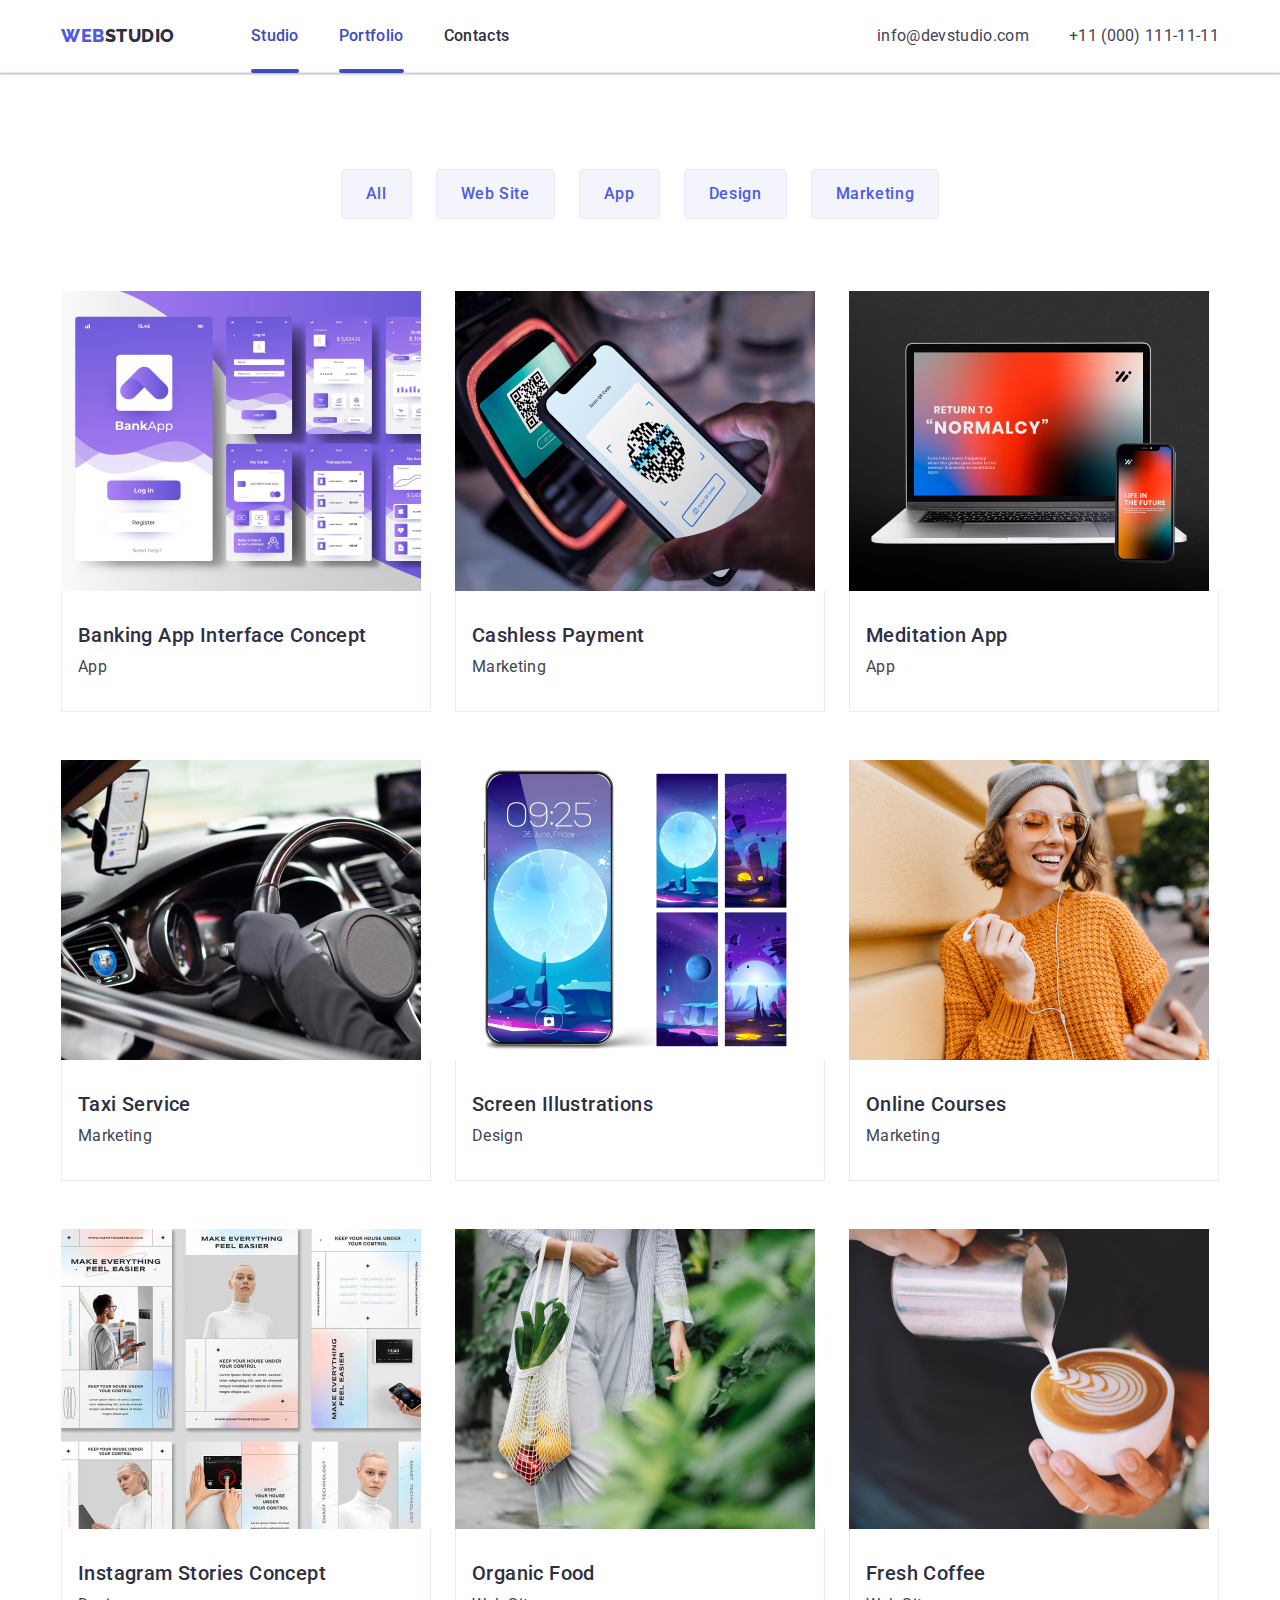
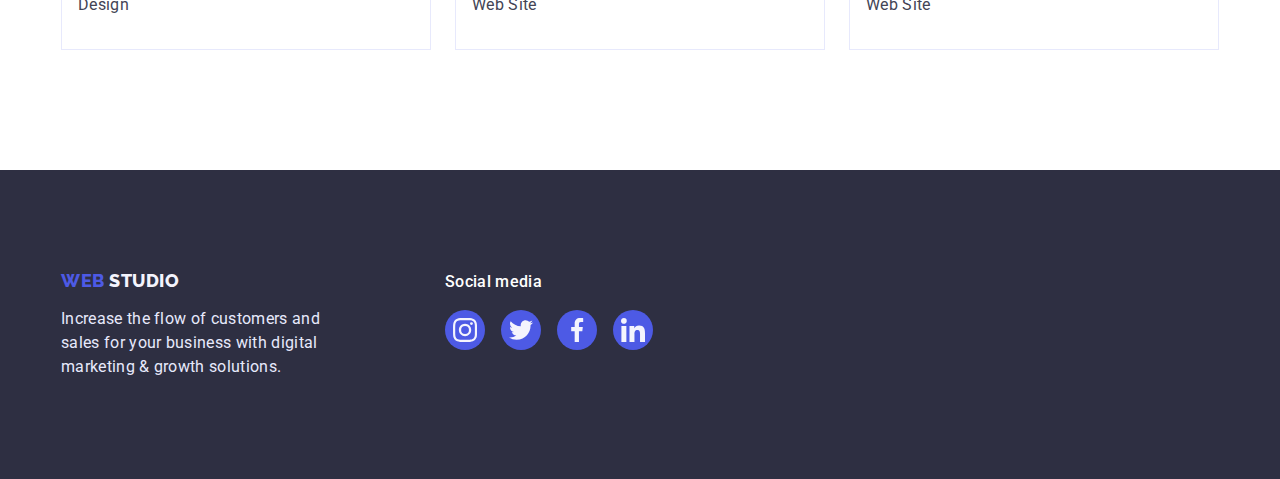
<file: portfolio.html>
<!DOCTYPE html>
<html lang="en">
  <head>
    <meta charset="UTF-8" />
    <meta http-equiv="X-UA-Compatible" content="IE=edge" />
    <meta name="viewport" content="width=device-width, initial-scale=1.0" />
    <title>Document</title>
    <link
      rel="stylesheet"
      href="https://cdnjs.cloudflare.com/ajax/libs/modern-normalize/1.1.0/modern-normalize.min.css"
      integrity="sha512-wpPYUAdjBVSE4KJnH1VR1HeZfpl1ub8YT/NKx4PuQ5NmX2tKuGu6U/JRp5y+Y8XG2tV+wKQpNHVUX03MfMFn9Q=="
      crossorigin="anonymous"
      referrerpolicy="no-referrer"
    />
    <link rel="preconnect" href="https://fonts.googleapis.com" />
    <link rel="preconnect" href="https://fonts.gstatic.com" crossorigin />
    <link
      href="https://fonts.googleapis.com/css2?family=Montserrat:ital,wght@1,300;1,600&family=Raleway:wght@800&family=Roboto:wght@400;500;700;900&display=swap"
      rel="stylesheet"
    />

    <link rel="stylesheet" href="./css/style.css" />
  </head>
  <body class="Page">
    <!-- Header -->

    <header class="page-header">
      <div class="header-container container">
        <nav class="header-navigation">
          <!--Header-LOGOTYPE -->

          <a class="web link box" href="./index.html">
            Web<span class="studio">Studio</span>
          </a>

          <ul class="header list header-list">
            <li class="header-item">
              <a class="header link header-line" href="./index.html">Studio</a>
            </li>
            <li class="header-item">
              <a class="header link header-line" href="./portfolio.html"
                >Portfolio</a
              >
            </li>
            <li class="header-item">
              <a class="header link" href="#">Contacts</a>
            </li>
          </ul>
        </nav>

        <!-- ADRESS -->

        <address class="header-adress">
          <ul class="adress list adress-list">
            <li class="adress-item">
              <a href="mailto:info@devstudio.com" class="adress link"
                >info@devstudio.com</a
              >
            </li>
            <li class="adress-item">
              <a href="tel:+110001111111" class="adress link"
                >+11 (000) 111-11-11</a
              >
            </li>
          </ul>
        </address>
      </div>
    </header>

    <main>
      <!-- Filters -->

      <section class="project">
        <div class="container-filter container">
          <h1 hidden class="main-title">Our project's</h1>

          <ul class="list filter-set">
            <li class="filter-li">
              <button class="button secondary filter-button" type="button">
                All
              </button>
            </li>
            <li class="filter-li">
              <button class="button secondary filter-button" type="button">
                Web Site
              </button>
            </li>
            <li class="filter-li">
              <button class="button secondary filter-button" type="button">
                App
              </button>
            </li>
            <li class="filter-li">
              <button class="button secondary filter-button" type="button">
                Design
              </button>
            </li>
            <li class="filter-li">
              <button class="button secondary filter-button" type="button">
                Marketing
              </button>
            </li>
          </ul>

          <!-- our project's -->

          <ul class="project-list card-set">
            <li class="item card-item">
              <a class="link project-link" href="">
                <div class="project-thumb">
                  <img src="./images/img-8.jpg" alt="Bank app" />
                    <p class="project-action-content overlay">
                      14 Stylish and User-Friendly App Design Concepts · Task
                      Manager App · Calorie Tracker App · Exotic Fruit Ecommerce
                      App · Cloud Storage App
                    </p>
                
                </div>

                <div class="card-info">
                  <h2 class="project-title">Banking App Interface Concept</h2>
                  <p class="project-text">App</p>
                </div></a
              >
            </li>
            <li class="item card-item">
              <a class="link project-link" href="">
                <div class="project-thumb">
                  <img src="./images/img-7.jpg" alt="Bank app" />
                  
                    <p class="project-action-content overlay">
                      14 Stylish and User-Friendly App Design Concepts · Task
                      Manager App · Calorie Tracker App · Exotic Fruit Ecommerce
                      App · Cloud Storage App
                    </p>
                  
                </div>

                <div class="card-info">
                  <h2 class="project-title">Cashless Payment</h2>
                  <p class="project-text">Marketing</p>
                </div></a
              >
            </li>
            <li class="item card-item">
              <a class="link project-link" href="">
                <div class="project-thumb">
                  <img src="./images/img-6.jpg" alt="Bank app" />
                  
                    <p class="project-action-content overlay">
                      14 Stylish and User-Friendly App Design Concepts · Task
                      Manager App · Calorie Tracker App · Exotic Fruit Ecommerce
                      App · Cloud Storage App
                    </p>
                  
                </div>

                <div class="card-info">
                  <h2 class="project-title">Meditation App</h2>
                  <p class="project-text">App</p>
                </div></a
              >
            </li>

            <li class="item card-item">
              <a class="link project-link" href="">
                <div class="project-thumb">
                  <img src="./images/img-5.jpg" alt="Bank app" />
                  
                    <p class="project-action-content overlay">
                      14 Stylish and User-Friendly App Design Concepts · Task
                      Manager App · Calorie Tracker App · Exotic Fruit Ecommerce
                      App · Cloud Storage App
                    </p>
                  
                </div>

                <div class="card-info">
                  <h2 class="project-title">Taxi Service</h2>
                  <p class="project-text">Marketing</p>
                </div></a
              >
            </li>
            <li class="item card-item">
              <a class="link project-link" href="">
                <div class="project-thumb">
                  <img src="./images/img-4.jpg" alt="Bank app" />
                  
                    <p class="project-action-content overlay">
                      14 Stylish and User-Friendly App Design Concepts · Task
                      Manager App · Calorie Tracker App · Exotic Fruit Ecommerce
                      App · Cloud Storage App
                    </p>
                  
                </div>

                <div class="card-info">
                  <h2 class="project-title">Screen Illustrations</h2>
                  <p class="project-text">Design</p>
                </div></a
              >
            </li>
            <li class="item card-item">
              <a class="link project-link" href="">
                <div class="project-thumb">
                  <img src="./images/img-3.jpg" alt="Bank app" />
                  
                    <p class="project-action-content overlay">
                      14 Stylish and User-Friendly App Design Concepts · Task
                      Manager App · Calorie Tracker App · Exotic Fruit Ecommerce
                      App · Cloud Storage App
                    </p>
                  
                </div>

                <div class="card-info">
                  <h2 class="project-title">Online Courses</h2>
                  <p class="project-text">Marketing</p>
                </div></a
              >
            </li>

            <li class="item card-item">
              <a class="link project-link" href="">
                <div class="project-thumb">
                  <img src="./images/img-2.jpg" alt="Bank app" />
                  
                    <p class="project-action-content overlay">
                      14 Stylish and User-Friendly App Design Concepts · Task Manager App · Calorie Tracker App · Exotic Fruit Ecommerce App · Cloud Storage App
                    </p>
                  
                </div>

                <div class="card-info">
                  <h2 class="project-title">Instagram Stories Concept</h2>
                  <p class="project-text">Design</p>
                </div></a
              >
            </li>
            <li class="item card-item">
              <a class="link project-link" href="">
                <div class="project-thumb">
                  <img src="./images/img-1.jpg" alt="Bank app" />
                  
                    <p class="project-action-content overlay">
                      14 Stylish and User-Friendly App Design Concepts · Task
                      Manager App · Calorie Tracker App · Exotic Fruit Ecommerce
                      App · Cloud Storage App
                    </p>
                  
                </div>

                <div class="card-info">
                  <h2 class="project-title">Organic Food</h2>
                  <p class="project-text">Web Site</p>
                </div></a
              >
            </li>

            <li class="item card-item">
              <a class="link project-link" href="">
                <div class="project-thumb">
                  <img src="./images/img.jpg" alt="Bank app" />
                  
                    <p class="project-action-content overlay">
                      14 Stylish and User-Friendly App Design Concepts · Task
                      Manager App · Calorie Tracker App · Exotic Fruit Ecommerce
                      App · Cloud Storage App
                    </p>
                  
                </div>

                <div class="card-info">
                  <h2 class="project-title">Fresh Coffee</h2>
                  <p class="project-text">Web Site</p>
                </div></a
              >
            </li>
          </ul>
        </div>
      </section>
    </main>

    <!-- FOOTER -->

    <footer class="footer">
      <div class="container footer-container">
        <div class="footer-left-half">
          <a class="web link" href="./index.html"
            >Web
            <span class="studio-footer">Studio</span>
          </a>
          <p class="footer-text">
            Increase the flow of customers and sales for your business with
            digital marketing & growth solutions.
          </p>
        </div>
        <div class="footer-right-half">
          <p class="footer-social-text">Social media</p>
          <ul class="footer-social-list">
            <li class="footer-social-item">
              <a class="footer-social-link" href="">
                <svg class="footer-social-icon" width="24" height="24">
                  <use href="./images/icons-social.svg#icon-instagram"></use>
                </svg>
              </a>
            </li>
            <li class="footer-social-item">
              <a class="footer-social-link" href="">
                <svg class="footer-social-icon" width="24" height="24">
                  <use href="./images/icons-social.svg#icon-twitter"></use>
                </svg>
              </a>
            </li>
            <li class="footer-social-item">
              <a class="footer-social-link" href="">
                <svg class="footer-social-icon" width="24" height="24">
                  <use href="./images/icons-social.svg#icon-facebook"></use>
                </svg>
              </a>
            </li>
            <li class="footer-social-item">
              <a class="footer-social-link" href="">
                <svg class="footer-social-icon" width="24" height="24">
                  <use href="./images/icons-social.svg#icon-linkedin"></use>
                </svg>
              </a>
            </li>
          </ul>
        </div>
      </div>
    </footer>
  </body>
</html>
</file>
<file: css/style.css>
* {
  margin: 0;
}
body {
  /* цвет основного текста #2E2F42 */

  /* цвет вторичного текста (+адрес) #434455 */
  color: var(--primary-text-color);
  /* цвет футера+Н1 #F4F4FD */
  /* акцент   #404BBF */
  /* цвет  кнопки #E7E9FC */
  /* текст на кнопке #4D5AE5*/

  /* position: relative;
  padding-right: 156px;
  padding-left: 156px;
  width: 1440px;
  height: 2592px;*/
  transition-duration: 250ms;
  transition-timing-function: cubic-bezier(0.4, 0, 0.2, 1);
  /* Основной ШРИФТ */
  font-family: "Roboto", sans-serif;

  background: var(--secondry-white-color);
}

:root {
  --primary-text-color: #434455;
  --title-text-color: #2e2f42;
  --accent-color: #404bbf;
  --primary-bg-color: #4d5ae5;
  --secondary-bg-color: #e7e9fc;
  --secondry-white-color: #ffffff;
  --background-color: #f4f4fd;
  --anim-transition: 250ms cubic-bezier(0.4, 0, 0.2, 1);
}
img {
  display: block;
}
li {
  list-style: none;
}
/* HEADER */

.header-li {
  list-style: none;
}
/*Header-LOGOTYPE */

.web.link {
  text-decoration: none;
  font-family: "Raleway", sans-serif;
  font-style: normal;
  font-weight: 800;
  font-size: 18px;
  line-height: 1.17;
  display: flex;
  align-items: center;
  letter-spacing: 0.03em;
  text-transform: uppercase;
}
.web.link {
  color: #4d5ae5;
}
.studio {
  color: #2e2f42;
}

/* Header-NAVIGATION */
.web.link {
  text-decoration: none;
}
.header.list {
  list-style: none;
  padding: 0;
  margin: 0;
}

.header.link {
  color: var(--title-text-color);
  font-family: "Roboto";
  font-style: normal;
  font-weight: 500;
  font-size: 16px;
  line-height: 24px;
  letter-spacing: 0.02em;
  text-decoration: none;
  transition-property: color, text-decoration-color;
  transition-duration: 250ms;
  transition-timing-function: cubic-bezier(0.4, 0, 0.2, 1);
}

.header.link:hover,
.header.link:focus {
  color: var(--accent-color);
  text-decoration-color: var(--accent-color);
}

/* Header-ADRESS */
.header-adress {
  font-style: normal;
  line-height: 1.5;
  margin-left: auto;
}

.adress.list {
  list-style: none;
  padding: 0;
}
.adress.link {
  color: var(--primary-text-color);
  text-decoration-line: none;
  letter-spacing: 0.02em;
  transition-property: color;
  transition-duration: 250ms;
  transition-timing-function: cubic-bezier(0.4, 0, 0.2, 1);
}

.adress.link:focus,
.adress.link:hover {
  color: var(--accent-color);
  transition-property: color;
  transition-duration: 250ms;
  transition-timing-function: cubic-bezier(0.4, 0, 0.2, 1);
}

/* HERO */

.hero-title {
  font-family: "Roboto", sans-serif;
  font-style: normal;
  font-weight: 700;
  font-size: 56px;
  text-align: center;
  letter-spacing: 0.02em;
  color: var(--secondry-white-color);
  line-height: 1.07;
}

.button.primary {
  font-family: "Roboto", sans-serif;
  font-style: normal;
  font-weight: 500;
  font-size: 16px;
  line-height: 24px;
  display: inline-flex;
  align-items: center;
  letter-spacing: 0.04em;

  display: flex;
  flex-direction: row;
  align-items: flex-start;
  padding: 16px 32px;
  gap: 10px;
  cursor: pointer;
  transition-property: background-color;
  transition-duration: 250ms;
  transition-timing-function: cubic-bezier(0.4, 0, 0.2, 1);
}

.button.primary:hover,
.button.primary:focus {
  background-color: var(--accent-color);
}

/* Our privilegies */

.privilegies-title {
  font-family: "Roboto";
  font-style: normal;
  font-weight: 700;
  font-size: 36px;
  line-height: 1.2;
  text-align: center;
  letter-spacing: 0.02em;
  text-transform: capitalize;
}

.privilegies-title-li {
  font-family: "Roboto";
  font-style: normal;
  font-weight: 500;
  font-size: 20px;
  line-height: 1.2;
  letter-spacing: 0.02em;
}
.privilegies-text {
  line-height: 1.5;
  letter-spacing: 0.02em;
}
.privilegies-title,
.privilegies-title-li {
  color: var(--title-text-color);
}
.privilegies-list {
  list-style: none;
}

/* what are we doing */

.what-title {
  font-family: "Roboto";
  font-style: normal;
  font-weight: 700;
  font-size: 36px;
  line-height: 1.11;
  text-align: center;
  letter-spacing: 0.02em;
  text-transform: capitalize;
  color: var(--title-text-color);
}
.what-list {
  list-style: none;
}

/* our team */
.our-team {
  background-color: #f4f4fd;
}
.team.list {
  list-style: none;
}

.team-title {
  font-family: "Roboto";
  font-style: normal;
  font-weight: 700;
  font-size: 36px;
  line-height: 1.11;
  text-align: center;
  letter-spacing: 0.02em;
  text-transform: capitalize;
}

.team-title-li {
  font-family: "Roboto";
  font-style: normal;
  font-weight: 500;
  font-size: 20px;
  line-height: 24px;
  text-align: center;
  letter-spacing: 0.02em;
}

.team-li {
  background-color: #ffffff;
}

.team-title,
.team-title-li {
  color: var(--title-text-color);
}
.team-text {
  background-color: var(--secondry-white-color);
}
.team-text {
  line-height: 1.5;
  letter-spacing: 0.02em;
}

.button.primary {
  color: var(--secondry-white-color);
  background-color: var(--primary-bg-color);
}
.button.secondary {
  color: var(--primary-bg-color);
  background-color: var(--secondary-bg-color);
}

/* FOOTER */
.studio-footer {
  color: #f4f4fd;
}

.footer {
  background-color: var(--title-text-color);
}
.footer-text {
  font-family: "Roboto";
  font-style: normal;
  font-weight: 400;
  font-size: 16px;
  line-height: 24px;
  letter-spacing: 0.02em;
  color: var(--secondary-bg-color);
}

/* PORTFOLIO */ /* PORTFOLIO */ /* PORTFOLIO */

/* HEADER>index */

/* Header */
.main-title {
  font-family: "Roboto", sans-serif;
  font-style: normal;
  font-weight: 700;
  font-size: 56px;
  text-align: center;
  letter-spacing: 0.02em;
  color: var(--title-text-color);
}
/* Filter */

.button.secondary {
  font-family: "Roboto", sans-serif;
  font-style: normal;
  font-weight: 500;
  font-size: 16px;
  line-height: 24px;
  display: flex;
  align-items: center;
  text-align: center;
  letter-spacing: 0.04em;
  background-color: #f4f4fd;
  cursor: pointer;
  transition-property: color, border-color, background-color, box-shadow;
  transition-duration: 250ms;
  transition-timing-function: cubic-bezier(0.4, 0, 0.2, 1);
}

.button.secondary:hover,
.button.secondary:focus {
  color: var(--secondry-white-color);
  background-color: var(--accent-color);
}
/* Projects  */

.project-list {
  list-style: none;
}

.project-title {
  font-family: "Roboto", sans-serif;
  font-style: normal;
  font-weight: 500;
  font-size: 20px;
  line-height: 1.2;
  letter-spacing: 0.02em;

  color: var(--title-text-color);
}
.project-text {
  font-size: 16px;
  line-height: 1.5;
  letter-spacing: 0.02em;
  color: var(--primary-text-color);
}

.project-li,
.filter-li {
  list-style: none;
}

.project-link {
  text-decoration: none;
}

/* BLOCKS Project's*/ /* BLOCKS Project's*/ /* BLOCKS Project's*/

/* INDEX+PORTFOLIO */ /* INDEX+PORTFOLIO */

/* HEADER */

ul,
h1,
h2,
h3,
h4,
h5,
h6,
p {
  margin: 0;
  padding: 0;
}

.web.link {
  display: inline-block;
}
.page-header {
  border-bottom: 1px solid #e7e9fc;
}
.header-container {
  display: flex;
}
.container {
  width: 1158px;
  margin: 0 auto;
  padding: 0 15px;
}
.header-navigation {
  display: flex;
  align-items: center;
}
.web.link.box {
  margin-right: 76px;
}
.header-list {
  display: flex;
  gap: 40px;
}
.header-item {
  padding: 0;
}
.header.link {
  padding: 24px 0;
}
.adress-list {
  gap: 40px;
  display: flex;
}

.adress-item {
  padding: 24px 0;
}

/* INDEX */ /* INDEX */

/* HERO */

.hero {
  padding: 188px 0;
}
.hero-title {
  max-width: 496px;
  margin: 0 auto 48px;
}
.button.primary {
  display: block;
  min-width: 169px;
  height: 56px;
  border: none;
  border-radius: 4px;
  margin: auto;
}
/* Our privilegies */

.privilegies {
  padding: 120px 0;
}
.list-privilegies {
  display: flex;
  gap: 24px;
}
.privilegies-list {
  width: calc((100% - 72px) / 4);
}
.privilegies-title-li {
  margin-bottom: 8px;
}

/* WHAT  */
.what {
  padding-bottom: 120px;
}
.what-title {
  margin-bottom: 72px;
}
.what-list {
  display: flex;
  gap: 24px;
}
.what-li {
  flex-basis: calc((100% - 3 * 16px) / 3);
}

/* OUR-TEAM */

.our-team {
  padding: 120px 0;
}
.team-title {
  margin-bottom: 72px;
}
.team.list {
  display: flex;
  gap: 24px;
}
.team-li {
  flex-basis: calc((100% - 3 * 24px) / 4);
  border-radius: 0px 0px 4px 4px;
}
.person-container {
  padding: 32px 16px;
}
.team-title-li {
  text-align: center;
  margin-bottom: 8px;
}
.team-text {
  text-align: center;
  margin-bottom: 8px;
}
/* FOOTER */
.footer {
  padding: 100px 0;
}

.footer-text {
  max-width: 264px;
  margin-top: 16px;
}

/* Project's FILTER LIST */

.project {
  padding: 96px 0 120px;
}

.filter-set {
  outline: orange;
  display: flex;
  justify-content: center;
  gap: 24px;
  margin-bottom: 72px;
}
.filter-button {
  padding: 12px 24px;
  border: 1px solid #e7e9fc;
  border-radius: 4px;
}
.filter-button:hover,
.filter-button:focus {
  border: 1px solid transparent;
  box-shadow: 0px 3px 1px rgba(0, 0, 0, 0.1), 0px 2px 1px rgba(0, 0, 0, 0.08),
    0px 2px 2px rgba(0, 0, 0, 0.12);
  transition-property: border, box-shadow;
  transition-duration: 250ms;
  transition-timing-function: cubic-bezier(0.4, 0, 0.2, 1);
}
.card-set {
  outline: tomato;
  display: flex;
  flex-wrap: wrap;
  column-gap: 24px;
  row-gap: 48px;
}
.card-item {
  width: calc((100% - 48px) / 3);
}
.card-info {
  padding: 32px 16px;
  border: 1px solid #e7e9fc;
  border-top: none;
}
.project-title {
  margin-bottom: 8px;
}

/* IMAGE-DECORATION */ /* IMAGE-DECORATION */ /* IMAGE-DECORATION */ /* IMAGE-DECORATION */

/* HEADER */

.page-header {
  box-shadow: 0px 2px 1px rgba(46, 47, 66, 0.08),
    0px 1px 1px rgba(46, 47, 66, 0.16), 0px 1px 6px rgba(46, 47, 66, 0.08);
}

/* HERO */
.hero {
  background-color: var(--primary-text-color);
  max-width: 1440px;
  margin-left: auto;
  margin-right: auto;
  background-image: linear-gradient(
      rgba(46, 47, 66, 0.7),
      rgba(46, 47, 66, 0.7)
    ),
    url(../images/people-office.jpg);
  background-repeat: no-repeat;
  background-position: center;
  background-size: cover;
}
/* Priviligies */
.icon-container {
  display: flex;
  align-items: center;
  justify-content: center;
  height: 112px;
  background-color: var(--background-color);
  border-radius: 4px;
  margin-bottom: 8px;
}

/* Our team */

.team-li {
  box-shadow: 0px 1px 6px rgba(46, 47, 66, 0.08),
    0px 1px 1px rgba(46, 47, 66, 0.16), 0px 2px 1px rgba(46, 47, 66, 0.08);
}
.person-container {
  padding: 32px 0;
}
.social-list {
  display: flex;
  justify-content: center;
  gap: 24px;
}
.social-item {
  width: 40px;
  height: 40px;
}
.social-link {
  width: 100%;
  height: 100%;
  background-color: var(--primary-bg-color);
  border-radius: 50%;
  display: flex;
  align-items: center;
  justify-content: center;
  transition-property: background-color;
  transition-duration: 250ms;
  transition-timing-function: cubic-bezier(0.4, 0, 0.2, 1);
}
.social-link:hover,
.social-link:focus {
  background-color: var(--accent-color);
}

.social-icon {
  fill: var(--background-color);
}

/* clients */
.clients {
  padding-top: 120px;
  padding-bottom: 120px;
}

.clients-container {
  width: 1128px;
  margin-left: auto;
  margin-right: auto;
}
.clients-title {
  font-family: "Roboto";
  font-style: normal;
  font-weight: 700;
  font-size: 36px;
  line-height: 1.1;
  text-align: center;
  letter-spacing: 0.02em;
  text-transform: capitalize;
  color: var(--title-text-color);
  margin-bottom: 72px;
}
.clients-list {
  display: flex;
  gap: 24px;
}
.clients-item {
  width: calc((100% - 120px) / 6);
  height: 88px;
}
.clients-link {
  display: block;
  display: flex;
  justify-content: center;
  align-items: center;
  width: 100%;
  height: 100%;
  border: 1px solid #8e8f99;
  color: #8e8f99;
  border-radius: 4px;

  transition: border-color var(--anim-transition), color var(--anim-transition);
}

.clients-link:hover {
  border-color: var(--accent-color);
  color: var(--accent-color);
}
.clients-link:focus {
  border-color: var(--accent-color);
  color: var(--accent-color);
}
.icon-clients {
  fill: currentColor;
}

/* FOOTER */

.footer-container {
  display: flex;
  align-items: baseline;
}
.footer-left-half {
  margin-right: 120px;
}
/* .footer-right-half */
.footer-social-text {
  font-weight: 500;
  font-size: 16px;
  line-height: 1.5;
  letter-spacing: 0.02em;
  color: var(--secondry-white-color);
  margin-bottom: 16px;
}
.footer-social-list {
  display: flex;
  gap: 16px;
}
.footer-social-item {
  width: 40px;
  height: 40px;
}
.footer-social-link {
  width: 100%;
  height: 100%;
  background-color: var(--primary-bg-color);
  border-radius: 50%;
  display: flex;
  align-items: center;
  justify-content: center;
  transition-property: background-color;
  transition-duration: 250ms;
  transition-timing-function: cubic-bezier(0.4, 0, 0.2, 1);
}

.footer-social-link:hover,
.footer-social-link:focus {
  background-color: #31d0aa;
}

.footer-social-icon {
  fill: var(--background-color);
}

/* PORTFOLIO */ /* PORTFOLIO */ /* PORTFOLIO */

/* Our projects  */
.project-link {
  display: block;
  transition-property: box-shadow;
  transition-duration: 250ms;
  transition-timing-function: cubic-bezier(0.4, 0, 0.2, 1);
}

.project-link:hover,
.project-link:focus {
  box-shadow: 0px 1px 6px rgba(46, 47, 66, 0.08),
    0px 1px 1px rgba(46, 47, 66, 0.16), 0px 2px 1px rgba(46, 47, 66, 0.08);

}

/* ANIMATION */ /* ANIMATION */ /* ANIMATION */

/* header-line */

.header.link.header-line {
  position: relative;
  display: block;
  color: var(--accent-color);
  transition-property: color;
  transition-duration: 250ms;
  transition-timing-function: cubic-bezier(0.4, 0, 0.2, 1);
}

.header-line::after {
  content: "";
  position: absolute;
  width: 100%;
  height: 4px;
  background-color: var(--accent-color);
  bottom: -1px;
  left: 0;
  border-radius: 2px;
  border-bottom: 1px;
}

.header.link {
  position: relative;
  display: block;
}
/* INDEX/modal */

.backdrop {
  position: fixed;
  top: 0;
  left: 0;
  width: 100%;
  height: 100%;
  z-index: 100;
  background-color: rgba(46, 47, 66, 0.4);
  transform: scale(1);
  transition: opacity var(--anim-transition), visibility var(--anim-transition);
}
/* transition-property: opasity, visibility;
  transition-duration: 2500ms;
  transition-timing-function: cubic-bezier(0.4, 0, 0.2, 1); */

.backdrop.is-hidden {
  opacity: 0;
  visibility: hidden;
  pointer-events: none;
  transform: scale(0.7);
}
.modal {
  position: absolute;
  width: 408px;
  max-width: 408px;
  min-height: 576px;
  top: 50%;
  left: 50%;
  transform: translate(-50%, -50%) scale(1);
  background: #fcfcfc;
  box-shadow: 0px 1px 1px rgba(0, 0, 0, 0.14), 0px 1px 3px rgba(0, 0, 0, 0.12),
    0px 2px 1px rgba(0, 0, 0, 0.2);
  padding: 72px 24px 24px 24px;
  border-radius: 4px;
  transition: transform var(--anim-transition);
  
}

.modal-close-btn {
  padding: 0;
  position: absolute;
  display: flex;
  align-items: center;
  justify-content: center;
  width: 24px;
  height: 24px;
  top: 24px;
  right: 24px;
  border-radius: 50%;
  background: var(--secondary-bg-color);
  cursor: pointer;
  border: 1px solid rgba(0, 0, 0, 0.1);
  transition-property: fill, background-color;
  transition-duration: 250ms;
  transition-timing-function: cubic-bezier(0.4, 0, 0.2, 1);
  transition: background-color var(--anim-transition),
    border var(--anim-transition);
}
.modal-close-icon {transition: fill var(--anim-transition);}

.modal-close-btn:focus,
.modal-close-btn:hover {
  fill: var(--secondry-white-color);
  background-color: var(--accent-color);
  border: var(--accent-color);
  transition-property: background-color, border;
  transition-duration: 250ms;
  transition-timing-function: cubic-bezier(0.4, 0, 0.2, 1);
}
/* Portfolio */ /* Portfolio */

/* Our project */

.project-thumb {
  position: relative;
  overflow: hidden;
}

.overlay {
  position: absolute;
  top: 0;
  left: 0;
  width: 100%;
  height: 100%;
  background-color: var(--primary-bg-color);
  padding: 20px;
  transform: translateY(100%);
}
.card-item:focus .overlay {
  transform: translateY(0%);
}
.card-item:hover .overlay {
  transform: translateY(0%);
}



 .overlay {
  color: var(--background-color);
  position: absolute;
  top: 0;
  font-size: 16px;
  line-height: 1.5;
  letter-spacing: 0.02em;
  padding: 40px 32px;
  background-color: var(--primary-bg-color);
  height: 100%;
  width: 100%;
  transform: translateY(100%);
  transition-property: transform;
  transition-duration: 250ms;
  transition-timing-function: cubic-bezier(0.4, 0, 0.2, 1);
}
.overlay:hover,
.overlay:focus {
  transform: translateY(0%);
}

/* FORM ELEMENTS */ /* FORM ELEMENTS */ /* FORM ELEMENTS */

/* Hero modal form */ /* Hero modal form */

/* TEXT STYLEs */
.modal-action-text {
  font-family: "Roboto";
  font-style: normal;
  font-weight: 500;
  font-size: 16px;
  line-height: 24px;
  text-align: center;
  letter-spacing: 0.02em;
  color: var(--title-text-color);
}
.contact-form-name-description {
  display: block;
  margin-top: 8px;
  margin-bottom: 4px;
  font-family: "Roboto";
  font-style: normal;
  font-weight: 400;
  font-size: 12px;
  line-height: 14px;
  letter-spacing: 0.01em;
  color: #8e8f99;
}
.contact-accept-checkbox-desc {
  font-family: "Roboto";
  font-style: normal;
  font-weight: 400;
  font-size: 12px;
  line-height: 14px;
  letter-spacing: 0.04em;
  color: #8e8f99;
}

.contact-form-message {
  font-family: "Roboto";
  font-style: normal;
  font-weight: 500;
  font-size: 16px;
  line-height: 24px;
  letter-spacing: 0.02em;
  color: var(--title-text-color);
}
/* TEXT STYLEs */

/* POSITION */
.modal {
  padding: 72px 24px 24px;
}

.contact-form {
  display: flex;
  flex-direction: column;
}
.contact-form-input {
  width: 359px;
  height: 39px;
  border: 1px solid rgba(46, 47, 66, 0.4);
  border-radius: 4px;
  padding-left: 38px;
  transition-property: border-color;
  transition-duration: 250ms;
  transition-timing-function: cubic-bezier(0.4, 0, 0.2, 1);
}
.contact-form-accept-container {
  margin-top: 16px;
  margin-bottom: 24px;
}
/* POSITION */

/* MODAL INPUT ICON  */
.contact-form-input-icon {
  position: absolute;
  display: block;
  top: 50%;
  left: 19px;
  transform: translate(0%, -50%);
  fill: var(--title-text-color);
  transition-property: fill;
  transition-duration: 250ms;
  transition-timing-function: cubic-bezier(0.4, 0, 0.2, 1);
}
.contact-form-input-wrapper {
  display: block;
  position: relative;
}
.contact-form-input:focus {
  border-color: #4d5ae5;
  outline: none;
  transition-property: border-color;
  transition-duration: 250ms;
  transition-timing-function: cubic-bezier(0.4, 0, 0.2, 1);
}
.contact-form-input:focus + .contact-form-input-icon {
  fill: var(--primary-bg-color);
}

/* MODAL INPUT ICON  */

/* Contacts comment 
font-family: 'Roboto';
  font-style: normal;
  font-weight: 400;
  font-size: 12px;
  line-height: 14px;
  letter-spacing: 0.04em;
  color: rgba(46, 47, 66, 0.4);
  padding-left: 16px;
  padding-top: 8px;*/

.contact-form-message {
  resize: none;
  width: 100%;
  height: 120px;
  padding: 8px 16px;
  border: 1px solid rgba(46, 47, 66, 0.4);
  border-radius: 4px;
}
.contact-form-message::placeholder {
  font-family: "Roboto";
  font-style: normal;
  font-weight: 400;
  font-size: 12px;
  line-height: 14px;
  letter-spacing: 0.04em;
  color: rgba(46, 47, 66, 0.4);
}

.contact-form-message:focus {
  border-color: #4d5ae5;
  outline: none;
  transition-property: border-color;
  transition-duration: 250ms;
  transition-timing-function: cubic-bezier(0.4, 0, 0.2, 1);
}

/* checkbox */
.contact-accept-checkbox-desc::before {
  content: "";
  display: block;
  width: 16px;
  height: 16px;
  border: 1px solid rgba(46, 47, 66, 0.4);
  border-radius: 2px;
  cursor: pointer;
  margin-right: 8px;
}
.contact-accept-checkbox:checked + .contact-accept-checkbox-desc::before {
  background-color: var(--accent-color);
  background-image: url(../images/vector.svg);
  background-repeat: no-repeat;
  background-position: 50% 50%;
  background-size: auto;
}

.contact-accept-checkbox:focus + .contact-accept-checkbox-desc::before {
  outline: 1px solid var(--accent-color);
}

.contact-accept-checkbox-desc {
  display: flex;
  align-items: center;
  margin-top: 16px;
  margin-bottom: 24px;
}

.visually-hidden {
  position: absolute;
  width: 1px;
  height: 1px;
  margin: -1px;
  padding: 0;
  overflow: hidden;
  border: 0;
  clip: rect(0 0 0 0);
}
.contact-form-btn {
  min-width: 169px;
  padding: 16px 32px;
  align-self: center;
  font-family: "Roboto";
  font-style: normal;
  font-weight: 500;
  font-size: 16px;
  line-height: 24px;
  align-items: center;
  text-align: center;
  letter-spacing: 0.04em;
  color: var(--secondry-white-color);
  background-color: var(--primary-bg-color);
  box-shadow: 0px 4px 4px rgba(0, 0, 0, 0.15);
  border-radius: 4px;
  border: 1px solid var(--primary-bg-color);
}
/* checkbox */

/* Footer subscribe */

.subscribe-container {
  display: flex;
  flex-direction: column;
  margin-left: 80px;
}

.footer-social-text {
  font-weight: 500;
  font-size: 16px;
  line-height: 1.5;
  letter-spacing: 0.02em;
  color: var(--secondry-white-color);
  margin-bottom: 16px;
}

.subscribe-form {
  display: flex;
  gap: 24px;
}

.subscribe-input::placeholder {
  font-family: "Roboto";
  font-style: normal;
  font-weight: 400;
  font-size: 12px;
  line-height: 24px;
  letter-spacing: 0.04em;
  color: #ffffff;
  padding-left: 16px;
}
.subscribe-input {
  width: 264px;
  height: 40px;
  background: var(--title-text-color);
  border: 1px solid var(--secondry-white-color);
  border-radius: 4px;
}
.subscribe-input:focus {
  border-color: #4d5ae5;
  outline: none;
  transition-property: border-color;
  transition-duration: 250ms;
  transition-timing-function: cubic-bezier(0.4, 0, 0.2, 1);
}

.subscribe-btn {
  display: flex;
  justify-content: center;
  align-items: center;
  min-width: 165px;
  padding: 8px 24px;
  align-self: center;
  font-family: "Roboto";
  font-style: normal;
  font-weight: 500;
  font-size: 16px;
  line-height: 24px;
  align-items: center;
  text-align: center;
  letter-spacing: 0.04em;
  color: var(--secondry-white-color);
  background-color: var(--primary-bg-color);
  box-shadow: 0px 4px 4px rgba(0, 0, 0, 0.15);
  border-radius: 4px;
  border: 1px solid var(--primary-bg-color);
}

.subscribe-btn-icon {
  margin-left: 16px;
  fill: var(--secondry-white-color);
}

/* Footer subscribe */
</file>
